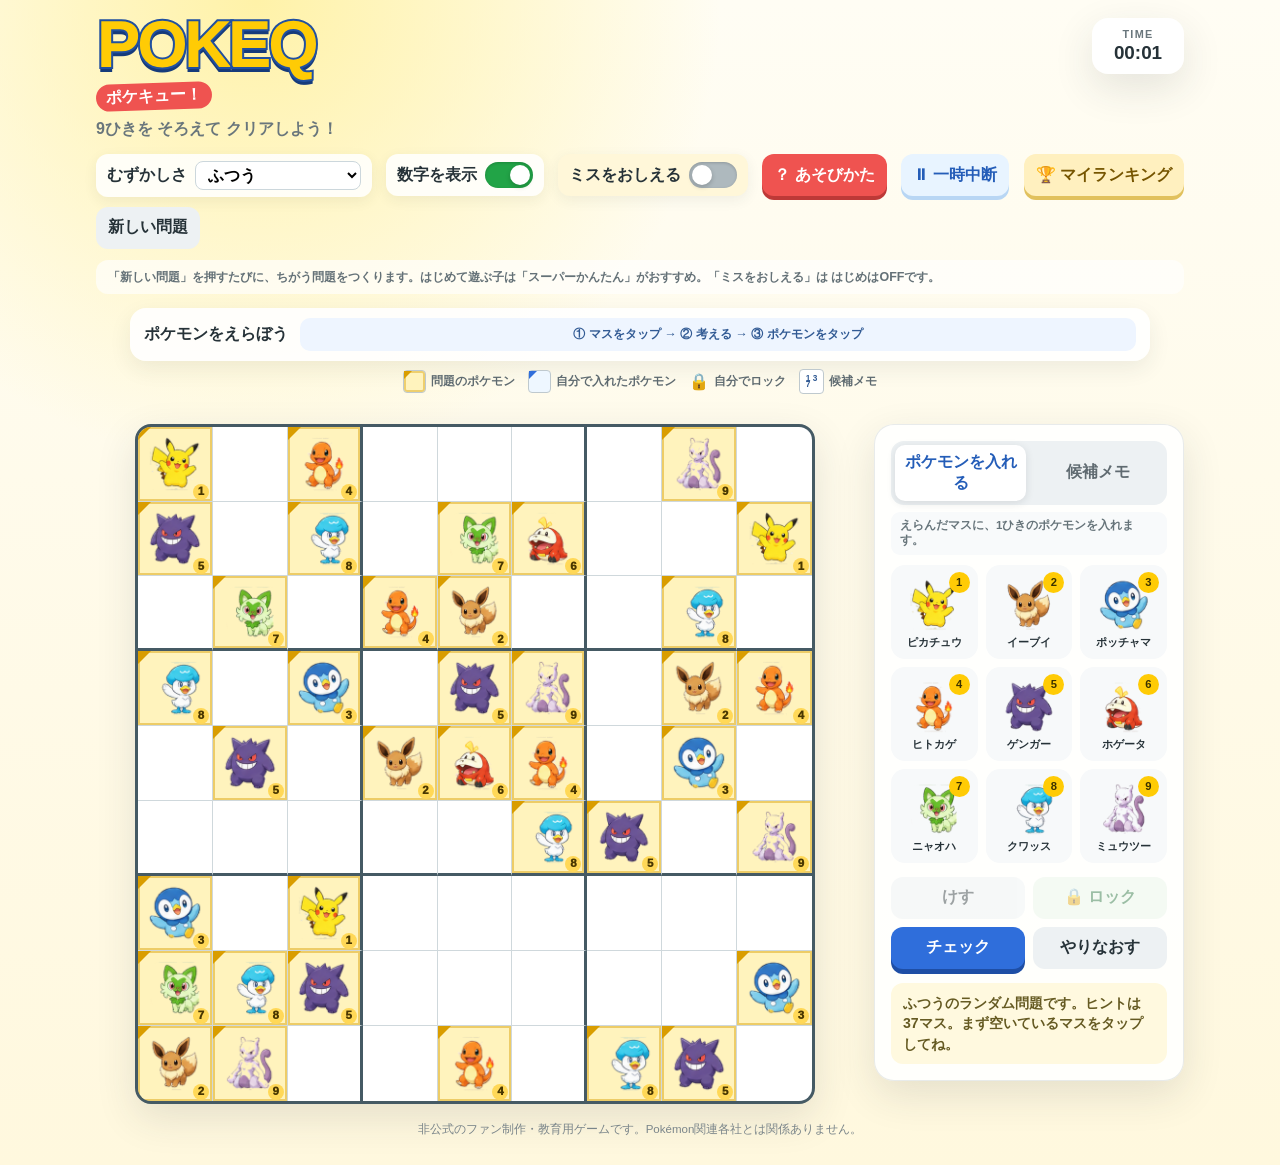
<file: index.html>
<!doctype html>
<html lang="ja">
<head>
  <meta charset="utf-8" />
  <meta name="viewport" content="width=device-width, initial-scale=1, viewport-fit=cover" />
  <meta name="theme-color" content="#fff7d6" />
  <title>POKEQ | ポケキュー！</title>
  <link rel="stylesheet" href="style.css" />
</head>
<body>
  <main class="app-shell">
    <header class="app-header">
      <div class="brand">
        <div class="brand-main">POKEQ</div>
        <div class="brand-ja">ポケキュー！</div>
        <p class="subtitle">9ひきを そろえて クリアしよう！</p>
      </div>
      <div class="timer-card" aria-label="経過時間">
        <span>TIME</span>
        <strong id="timer">00:00</strong>
      </div>
    </header>

    <section class="toolbar" aria-label="ゲーム設定">
      <label class="control-box">
        <span>むずかしさ</span>
        <select id="difficulty">
          <option value="superEasy">スーパーかんたん</option>
          <option value="easy">かんたん</option>
          <option value="normal" selected>ふつう</option>
          <option value="hard">むずかしい</option>
        </select>
      </label>

      <label class="control-box toggle-control">
        <span>数字を表示</span>
        <input id="showNumbers" type="checkbox" checked />
        <span class="switch-ui" aria-hidden="true"><span class="switch-knob"></span></span>
      </label>

      <label class="control-box toggle-control hint-control">
        <span>ミスをおしえる</span>
        <input id="instantHints" type="checkbox" />
        <span class="switch-ui" aria-hidden="true"><span class="switch-knob"></span></span>
      </label>

      <a class="btn btn-help" href="howto.html">？ あそびかた</a>
      <button id="pauseBtn" class="btn btn-pause" type="button">⏸ 一時中断</button>
      <button id="rankingBtn" class="btn btn-ranking" type="button">🏆 マイランキング</button>
      <button id="newGameBtn" class="btn btn-soft" type="button">新しい問題</button>
    </section>

    <p class="hint-note">「新しい問題」を押すたびに、ちがう問題をつくります。はじめて遊ぶ子は「スーパーかんたん」がおすすめ。「ミスをおしえる」は はじめはOFFです。</p>

    <section class="game-area">
      <div class="preboard-info">
        <div class="preboard-title-row">
          <h2>ポケモンをえらぼう</h2>
          <p class="choose-guide"><strong>① マスをタップ</strong> → <strong>② 考える</strong> → <strong>③ ポケモンをタップ</strong></p>
        </div>
        <div class="board-legend" aria-label="マスの見分け方">
          <span><i class="legend-cell fixed-sample"></i>問題のポケモン</span>
          <span><i class="legend-cell user-sample"></i>自分で入れたポケモン</span>
          <span><i class="legend-lock">🔒</i>自分でロック</span>
          <span><i class="legend-note">1 3<br> 7</i>候補メモ</span>
        </div>
      </div>

      <div class="board-column">
        <div class="board-wrap">
          <div id="sudokuBoard" class="sudoku-board" role="grid" aria-label="数独盤面"></div>
        </div>
      </div>

      <aside class="side-panel">
        <div class="input-mode" role="group" aria-label="入力モード">
          <button id="answerModeBtn" class="mode-btn active" type="button">ポケモンを入れる</button>
          <button id="noteModeBtn" class="mode-btn" type="button">候補メモ</button>
        </div>
        <p id="modeHelp" class="mode-help">えらんだマスに、1ひきのポケモンを入れます。</p>

        <div id="palette" class="pokemon-palette" aria-label="ポケモン選択"></div>

        <div class="action-grid action-grid-4">
          <button id="eraseBtn" class="btn btn-soft" type="button">けす</button>
          <button id="lockBtn" class="btn btn-lock" type="button">🔒 ロック</button>
          <button id="checkBtn" class="btn btn-primary" type="button">チェック</button>
          <button id="resetBtn" class="btn btn-soft" type="button">やりなおす</button>
        </div>

        <p id="statusMessage" class="status-message" aria-live="polite">
          まず、ポケモンを入れたいマスをタップしてね。
        </p>
      </aside>
    </section>

    <footer class="app-footer">
      非公式のファン制作・教育用ゲームです。Pokémon関連各社とは関係ありません。
    </footer>
  </main>

  <div id="celebration" class="celebration" hidden>
    <div class="celebration-card" role="dialog" aria-modal="true" aria-labelledby="clearTitle">
      <div class="sparkles" aria-hidden="true">✦ ✨ ★ ✦</div>
      <p class="clear-kicker">CONGRATULATIONS!</p>
      <h2 id="clearTitle">クリア！ おめでとう！</h2>
      <p class="clear-message">9ひきのみんなが そろったよ！</p>
      <div id="celebrationPokemon" class="celebration-pokemon"></div>
      <p class="clear-time">クリアタイム：<strong id="clearTime">00:00</strong></p>
      <p id="clearRank" class="clear-rank"></p>
      <div class="clear-actions">
        <button id="closeClearBtn" class="btn btn-soft btn-large" type="button">盤面を見る</button>
        <button id="playAgainBtn" class="btn btn-primary btn-large" type="button">新しい問題にちょうせん</button>
      </div>
    </div>
  </div>

  <div id="pauseOverlay" class="pause-overlay" hidden>
    <div class="pause-card" role="dialog" aria-modal="true" aria-labelledby="pauseTitle">
      <p class="pause-kicker">BREAK TIME</p>
      <h2 id="pauseTitle">ひとやすみ中…</h2>
      <p class="pause-copy">タイマーも止まっています。もどったら、つづきから遊べるよ。</p>
      <div class="pause-pokemon" aria-hidden="true">
        <img src="images/2_eevee.png" alt="">
        <img src="images/3_piplup.png" alt="">
        <img src="images/7_sprigatito.png" alt="">
      </div>
      <button id="resumeBtn" class="btn btn-primary btn-large" type="button">▶ つづきから</button>
    </div>
  </div>

  <div id="rankingOverlay" class="ranking-overlay" hidden>
    <div class="ranking-card" role="dialog" aria-modal="true" aria-labelledby="rankingTitle">
      <div class="ranking-head">
        <div>
          <p class="ranking-kicker">MY RANKING</p>
          <h2 id="rankingTitle">🏆 マイランキング</h2>
          <p>この端末・このブラウザに、レベルごとのベストタイムを保存します。</p>
        </div>
        <button id="closeRankingBtn" class="ranking-close" type="button" aria-label="ランキングを閉じる">×</button>
      </div>
      <div id="rankingLists" class="ranking-lists"></div>
      <div class="ranking-actions">
        <button id="clearRankingBtn" class="btn btn-soft" type="button">ランキングをリセット</button>
        <button id="closeRankingBtn2" class="btn btn-primary" type="button">ゲームにもどる</button>
      </div>
    </div>
  </div>

  <script src="script.js"></script>
</body>
</html>
</file>
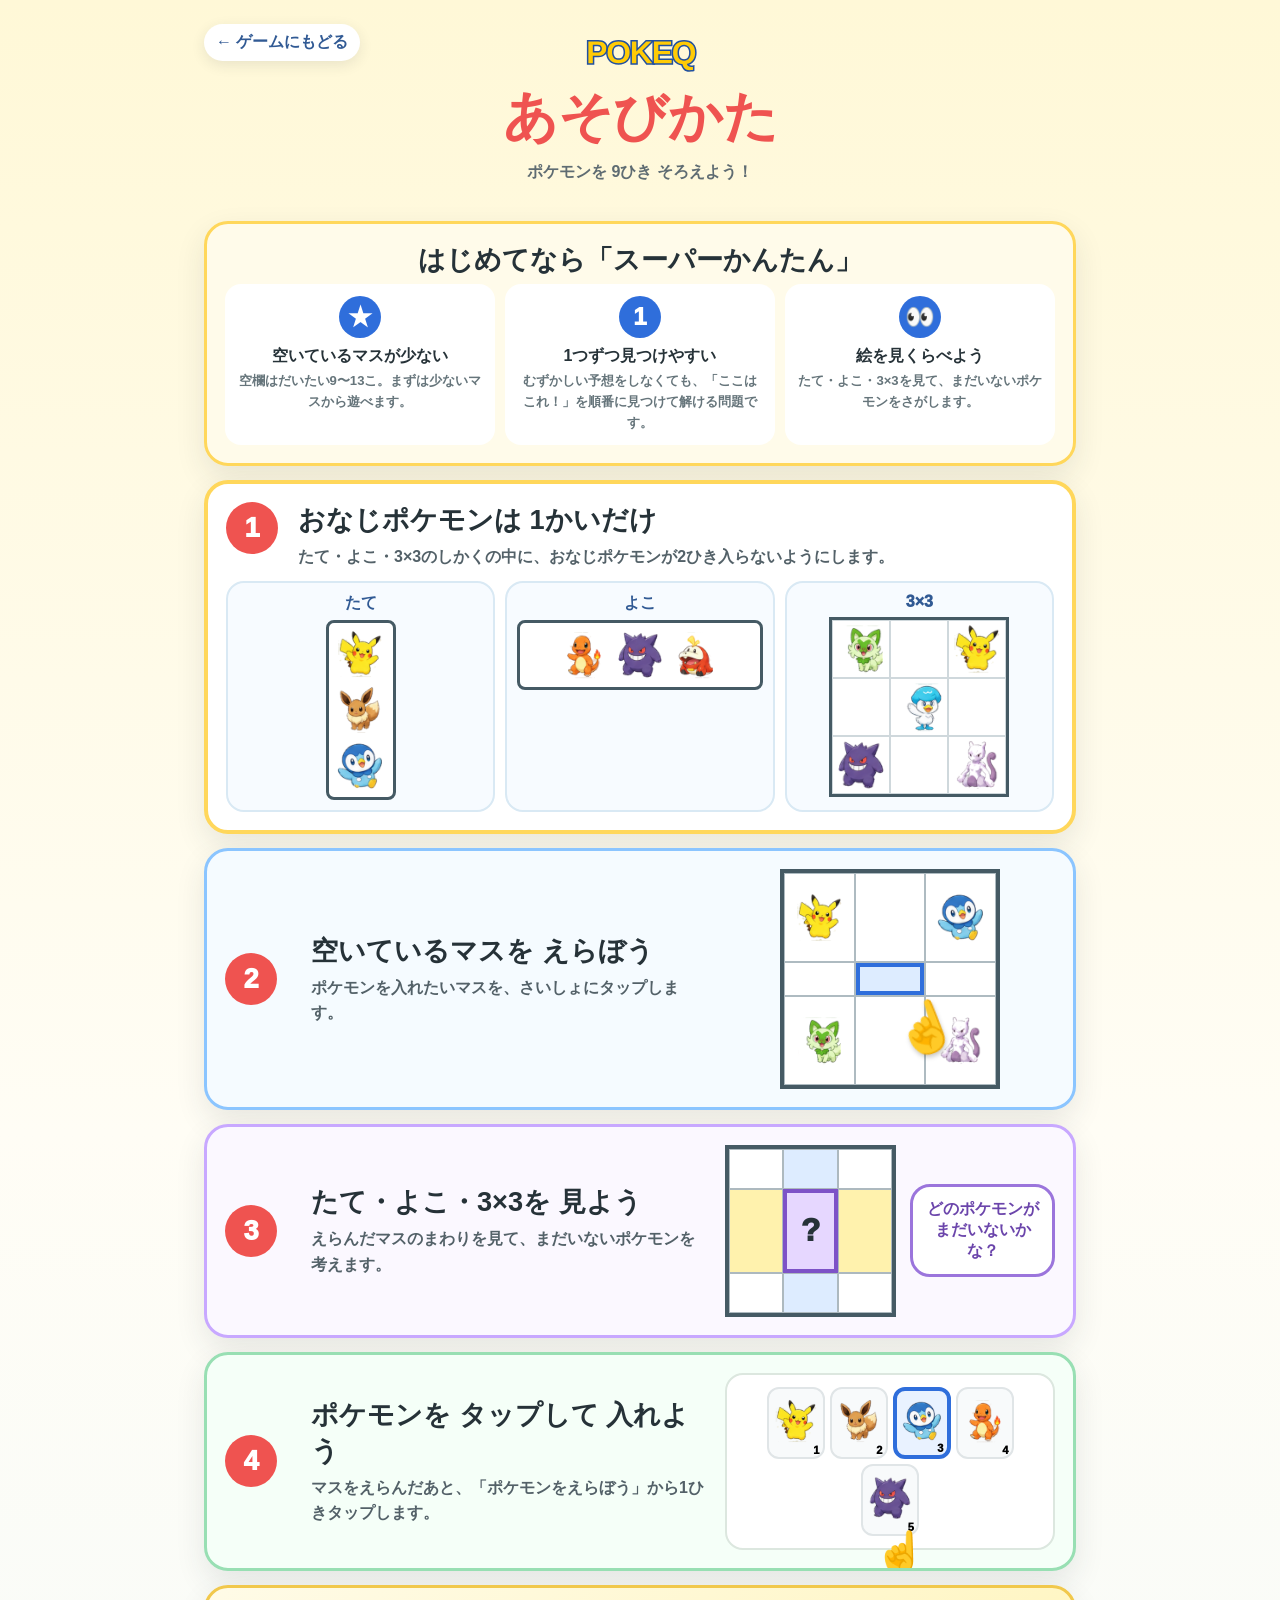
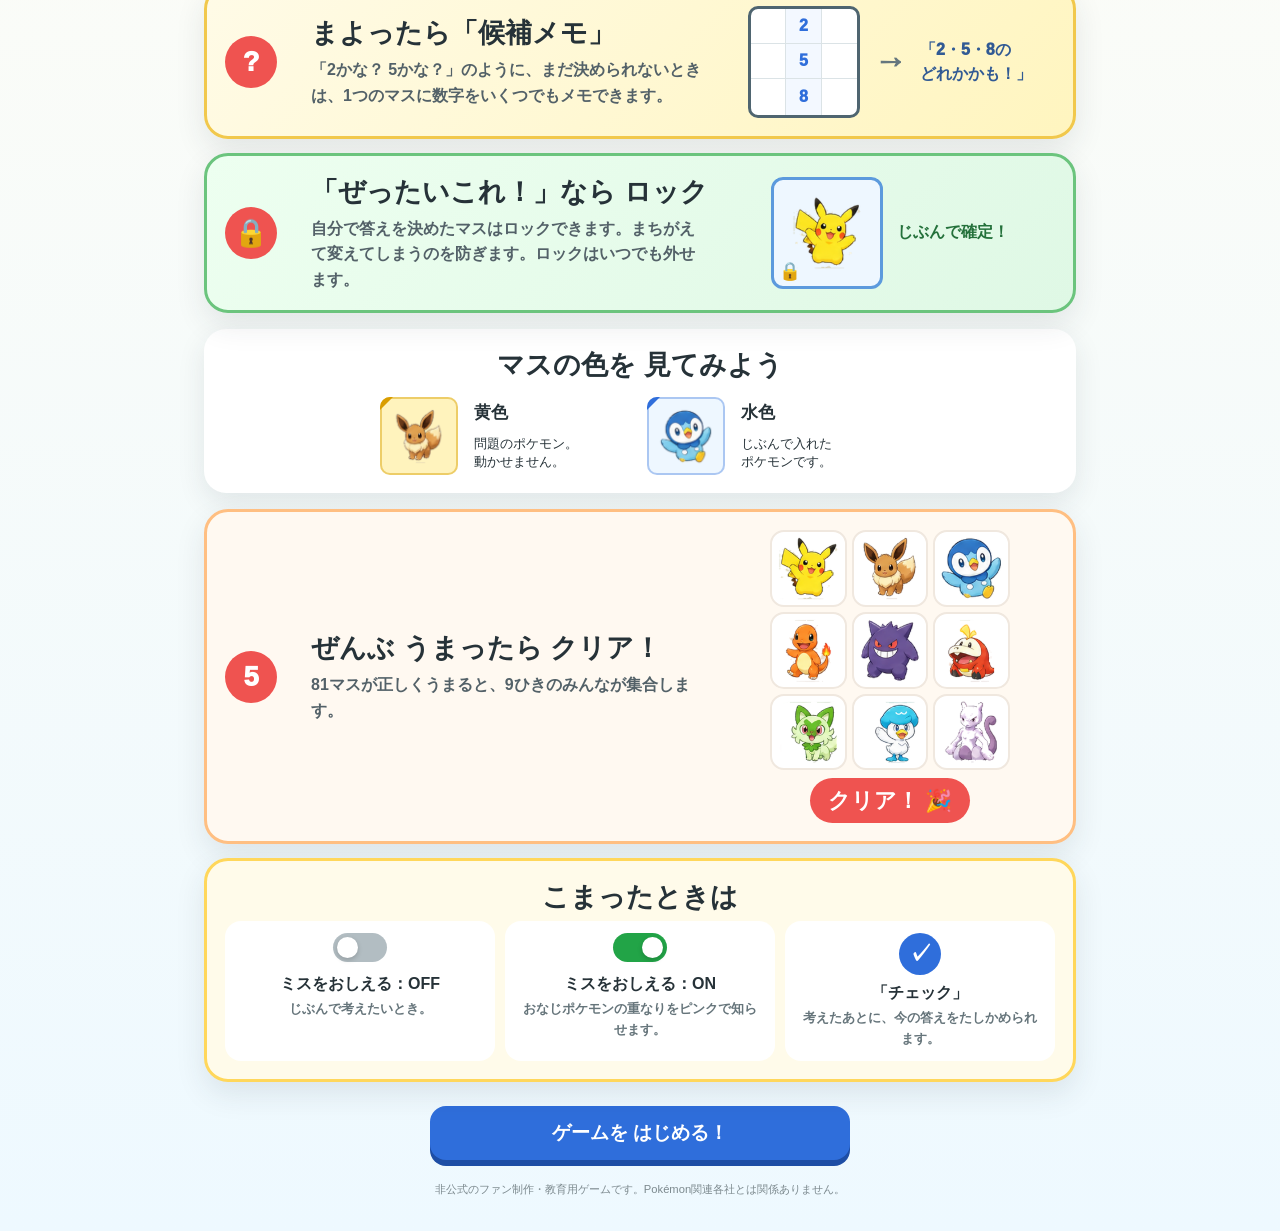
<file: howto.html>
<!doctype html>
<html lang="ja">
<head>
  <meta charset="utf-8" />
  <meta name="viewport" content="width=device-width, initial-scale=1, viewport-fit=cover" />
  <meta name="theme-color" content="#fff7d6" />
  <title>あそびかた | POKEQ</title>
  <link rel="stylesheet" href="howto.css" />
</head>
<body>
  <main class="guide-shell">
    <header class="guide-header">
      <a class="back-btn" href="index.html">← ゲームにもどる</a>
      <div class="guide-title-wrap">
        <p class="guide-brand">POKEQ</p>
        <h1>あそびかた</h1>
        <p>ポケモンを 9ひき そろえよう！</p>
      </div>
    </header>

    <section class="help-card starter-card">
      <h2>はじめてなら「スーパーかんたん」</h2>
      <div class="help-grid">
        <div><span class="check-icon">★</span><strong>空いているマスが少ない</strong><p>空欄はだいたい9〜13こ。まずは少ないマスから遊べます。</p></div>
        <div><span class="check-icon">1</span><strong>1つずつ見つけやすい</strong><p>むずかしい予想をしなくても、「ここはこれ！」を順番に見つけて解ける問題です。</p></div>
        <div><span class="check-icon">👀</span><strong>絵を見くらべよう</strong><p>たて・よこ・3×3を見て、まだいないポケモンをさがします。</p></div>
      </div>
    </section>

    <section class="rule-card">
      <div class="rule-number">1</div>
      <div class="rule-text">
        <h2>おなじポケモンは 1かいだけ</h2>
        <p><strong>たて</strong>・<strong>よこ</strong>・<strong>3×3のしかく</strong>の中に、おなじポケモンが2ひき入らないようにします。</p>
      </div>
      <div class="rule-visual triple-example" aria-label="たて、よこ、3×3のルールの例">
        <div class="mini-rule"><span>たて</span><div class="line vertical-line"><img src="images/1_pikachu.png" alt="ピカチュウ"><img src="images/2_eevee.png" alt="イーブイ"><img src="images/3_piplup.png" alt="ポッチャマ"></div></div>
        <div class="mini-rule"><span>よこ</span><div class="line horizontal-line"><img src="images/4_charmander.png" alt="ヒトカゲ"><img src="images/5_gengar.png" alt="ゲンガー"><img src="images/6_fuecoco.png" alt="ホゲータ"></div></div>
        <div class="mini-rule"><span>3×3</span><div class="block3"><img src="images/7_sprigatito.png" alt="ニャオハ"><span></span><img src="images/1_pikachu.png" alt="ピカチュウ"><span></span><img src="images/8_quaxly.png" alt="クワッス"><span></span><img src="images/5_gengar.png" alt="ゲンガー"><span></span><img src="images/9_mewtwo.png" alt="ミュウツー"></div></div>
      </div>
    </section>

    <section class="step-card blue">
      <div class="step-number">2</div>
      <div class="step-copy"><h2>空いているマスを えらぼう</h2><p>ポケモンを入れたいマスを、さいしょにタップします。</p></div>
      <div class="board-picture select-picture" aria-hidden="true">
        <div class="bcell"><img src="images/1_pikachu.png"></div><div class="bcell"></div><div class="bcell"><img src="images/3_piplup.png"></div>
        <div class="bcell"></div><div class="bcell chosen"></div><div class="bcell"></div>
        <div class="bcell"><img src="images/7_sprigatito.png"></div><div class="bcell"></div><div class="bcell"><img src="images/9_mewtwo.png"></div>
        <div class="finger">☝️</div>
      </div>
    </section>

    <section class="step-card purple">
      <div class="step-number">3</div>
      <div class="step-copy"><h2>たて・よこ・3×3を 見よう</h2><p>えらんだマスのまわりを見て、<strong>まだいないポケモン</strong>を考えます。</p></div>
      <div class="look-picture" aria-label="たて、よこ、3×3を見るイラスト"><div class="look-grid"><span></span><span class="col-hi"></span><span></span><span class="row-hi"></span><span class="focus">?</span><span class="row-hi"></span><span></span><span class="col-hi"></span><span></span></div><div class="thought">どのポケモンが<br>まだいないかな？</div></div>
    </section>

    <section class="step-card green">
      <div class="step-number">4</div>
      <div class="step-copy"><h2>ポケモンを タップして 入れよう</h2><p>マスをえらんだあと、「ポケモンをえらぼう」から1ひきタップします。</p></div>
      <div class="palette-picture" aria-label="ポケモンを選ぶイラスト">
        <button><img src="images/1_pikachu.png" alt="ピカチュウ"><small>1</small></button><button><img src="images/2_eevee.png" alt="イーブイ"><small>2</small></button><button class="picked"><img src="images/3_piplup.png" alt="ポッチャマ"><small>3</small></button><button><img src="images/4_charmander.png" alt="ヒトカゲ"><small>4</small></button><button><img src="images/5_gengar.png" alt="ゲンガー"><small>5</small></button><span class="tap-mark">☝️</span>
      </div>
    </section>

    <section class="step-card note-step">
      <div class="step-number">?</div>
      <div class="step-copy"><h2>まよったら「候補メモ」</h2><p>「2かな？ 5かな？」のように、まだ決められないときは、1つのマスに<strong>数字をいくつでも</strong>メモできます。</p></div>
      <div class="candidate-demo" aria-label="候補メモの例">
        <div class="candidate-cell"><span></span><span class="on">2</span><span></span><span></span><span class="on">5</span><span></span><span></span><span class="on">8</span><span></span></div>
        <div class="candidate-arrow">→</div>
        <div class="candidate-copy">「2・5・8の<br>どれかかも！」</div>
      </div>
    </section>

    <section class="step-card lock-step">
      <div class="step-number">🔒</div>
      <div class="step-copy"><h2>「ぜったいこれ！」なら ロック</h2><p>自分で答えを決めたマスはロックできます。まちがえて変えてしまうのを防ぎます。ロックはいつでも外せます。</p></div>
      <div class="lock-demo"><div class="mini-user-cell"><img src="images/1_pikachu.png" alt="ピカチュウ"><span>🔒</span></div><strong>じぶんで確定！</strong></div>
    </section>

    <section class="compare-card">
      <h2>マスの色を 見てみよう</h2>
      <div class="compare-grid">
        <div><span class="compare-cell given"><img src="images/2_eevee.png" alt="イーブイ"></span><strong>黄色</strong><p>問題のポケモン。<br>動かせません。</p></div>
        <div><span class="compare-cell mine"><img src="images/3_piplup.png" alt="ポッチャマ"></span><strong>水色</strong><p>じぶんで入れた<br>ポケモンです。</p></div>
      </div>
    </section>

    <section class="step-card orange">
      <div class="step-number">5</div>
      <div class="step-copy"><h2>ぜんぶ うまったら クリア！</h2><p>81マスが正しくうまると、9ひきのみんなが集合します。</p></div>
      <div class="finish-picture" aria-label="クリアのイラスト"><div class="party-grid"><img src="images/1_pikachu.png" alt="ピカチュウ"><img src="images/2_eevee.png" alt="イーブイ"><img src="images/3_piplup.png" alt="ポッチャマ"><img src="images/4_charmander.png" alt="ヒトカゲ"><img src="images/5_gengar.png" alt="ゲンガー"><img src="images/6_fuecoco.png" alt="ホゲータ"><img src="images/7_sprigatito.png" alt="ニャオハ"><img src="images/8_quaxly.png" alt="クワッス"><img src="images/9_mewtwo.png" alt="ミュウツー"></div><strong>クリア！ 🎉</strong></div>
    </section>

    <section class="help-card">
      <h2>こまったときは</h2>
      <div class="help-grid">
        <div><span class="fake-switch off"><i></i></span><strong>ミスをおしえる：OFF</strong><p>じぶんで考えたいとき。</p></div>
        <div><span class="fake-switch on"><i></i></span><strong>ミスをおしえる：ON</strong><p>おなじポケモンの重なりをピンクで知らせます。</p></div>
        <div><span class="check-icon">✓</span><strong>「チェック」</strong><p>考えたあとに、今の答えをたしかめられます。</p></div>
      </div>
    </section>

    <a class="start-btn" href="index.html">ゲームを はじめる！</a>
    <footer>非公式のファン制作・教育用ゲームです。Pokémon関連各社とは関係ありません。</footer>
  </main>
</body>
</html>
</file>
<file: style.css>
:root {
  --bg: #fff8de;
  --panel: #ffffff;
  --ink: #263238;
  --muted: #69767c;
  --line: #cfd8dc;
  --strong-line: #455a64;
  --accent: #ffcb05;
  --accent-dark: #f3a900;
  --blue: #2f6edb;
  --blue-dark: #1e4ea5;
  --danger: #d63a3a;
  --danger-bg: #ffe9e9;
  --selected: #e9f2ff;
  --related: #f5f9ff;
  --fixed: #f3f6f7;
  --shadow: 0 14px 40px rgba(38, 50, 56, .12);
}
* { box-sizing: border-box; }
html, body {
  margin: 0;
  min-height: 100%;
  font-family: -apple-system, BlinkMacSystemFont, "Segoe UI", "Hiragino Sans", "Yu Gothic", "Meiryo", sans-serif;
  color: var(--ink);
  background: radial-gradient(circle at 20% 0%, #fff2a8 0, transparent 30%), linear-gradient(180deg, #fffdf4 0%, var(--bg) 100%);
}
button, input, select { font: inherit; }
button { -webkit-tap-highlight-color: transparent; touch-action: manipulation; }
.app-shell { width: min(1120px, 100%); margin: 0 auto; padding: 18px 16px 28px; }
.app-header { display: flex; justify-content: space-between; gap: 16px; align-items: flex-start; margin-bottom: 14px; }
.brand-main { font-size: clamp(2.2rem, 7vw, 4rem); line-height: .9; font-weight: 1000; letter-spacing: -.04em; color: #ffcb05; -webkit-text-stroke: 2px #2150a0; text-shadow: 0 4px 0 #163b7b; }
.brand-ja { display: inline-block; margin-top: 7px; padding: 3px 10px; border-radius: 999px; background: #ef5350; color: white; font-weight: 1000; transform: rotate(-2deg); }
.subtitle { margin: 9px 0 0; color: var(--muted); font-weight: 800; }
.timer-card { flex: 0 0 auto; min-width: 92px; padding: 10px 12px; border-radius: 16px; background: var(--panel); box-shadow: var(--shadow); text-align: center; }
.timer-card span { display: block; font-size: .68rem; letter-spacing: .12em; color: var(--muted); font-weight: 900; }
.timer-card strong { display: block; margin-top: 2px; font-variant-numeric: tabular-nums; font-size: 1.18rem; }
.toolbar { display: flex; gap: 10px; justify-content: space-between; align-items: center; margin-bottom: 14px; flex-wrap: wrap; }
.control-box { display: inline-flex; align-items: center; gap: 8px; min-height: 42px; padding: 7px 11px; border-radius: 12px; background: rgba(255,255,255,.85); font-weight: 900; box-shadow: 0 4px 14px rgba(38,50,56,.07); }
.control-box select { border: 1px solid #ccd7dc; border-radius: 8px; background: white; padding: 4px 8px; font-weight: 800; }

.game-area { display: grid; grid-template-columns: minmax(0, 1fr) 310px; gap: 20px; align-items: start; }
.board-wrap { display: flex; justify-content: center; }
.sudoku-board { width: min(100%, 680px); aspect-ratio: 1; display: grid; grid-template-columns: repeat(9, 1fr); grid-template-rows: repeat(9, 1fr); background: var(--strong-line); border: 3px solid var(--strong-line); border-radius: 16px; overflow: hidden; box-shadow: var(--shadow); }
.cell { position: relative; display: grid; place-items: center; min-width: 0; min-height: 0; padding: 1px; border: 0; border-right: 1px solid var(--line); border-bottom: 1px solid var(--line); background: white; cursor: pointer; color: var(--ink); }
.cell:nth-child(9n) { border-right: 0; }
.cell:nth-last-child(-n + 9) { border-bottom: 0; }
.cell.block-right { border-right: 3px solid var(--strong-line); }
.cell.block-bottom { border-bottom: 3px solid var(--strong-line); }
.cell.fixed { background: var(--fixed); cursor: default; }
.cell.related:not(.fixed) { background: var(--related); }
.cell.selected { background: var(--selected) !important; box-shadow: inset 0 0 0 3px var(--blue); }
.cell.error { background: var(--danger-bg) !important; }
.cell img, .pokemon-button img, .celebration-item img { display: block; object-fit: contain; }
.cell img { width: 90%; height: 86%; }
.cell-number { position: absolute; right: 3px; bottom: 1px; display: grid; place-items: center; min-width: 16px; height: 16px; padding: 0 3px; border-radius: 999px; background: rgba(255,255,255,.9); font-size: clamp(.48rem, 1.2vw, .72rem); font-weight: 1000; color: rgba(38, 50, 56, .78); line-height: 1; }
.side-panel { background: rgba(255,255,255,.9); border: 1px solid rgba(69, 90, 100, .12); border-radius: 20px; padding: 16px; box-shadow: var(--shadow); }
.side-panel h2 { margin: 0 0 12px; font-size: 1.05rem; }
.pokemon-palette { display: grid; grid-template-columns: repeat(3, 1fr); gap: 8px; }
.pokemon-button { position: relative; display: flex; min-height: 94px; flex-direction: column; align-items: center; justify-content: center; gap: 3px; padding: 5px 3px; border: 2px solid transparent; border-radius: 14px; background: #f7f9fa; color: var(--ink); cursor: pointer; font-weight: 900; }
.pokemon-button:hover, .pokemon-button:focus-visible { border-color: var(--blue); outline: none; }
.pokemon-button.active { border-color: var(--blue); background: #e9f2ff; }
.pokemon-button img { width: 58px; height: 58px; }
.pokemon-button small { font-size: .66rem; line-height: 1.05; }
.palette-number { position: absolute; right: 6px; top: 5px; width: 21px; height: 21px; border-radius: 50%; display: grid; place-items: center; font-size: .7rem; background: var(--accent); color: #3b3200; }
.action-grid { margin-top: 14px; display: grid; grid-template-columns: repeat(3, 1fr); gap: 8px; }
.btn { border: 0; border-radius: 12px; min-height: 42px; padding: 9px 12px; font-weight: 1000; cursor: pointer; }
.btn-soft { background: #edf1f3; color: var(--ink); }
.btn-primary { background: var(--blue); color: white; box-shadow: 0 5px 0 var(--blue-dark); }
.btn-primary:active { transform: translateY(3px); box-shadow: 0 2px 0 var(--blue-dark); }
.btn-large { min-height: 50px; font-size: 1rem; }
.status-message { min-height: 44px; margin: 14px 0 0; padding: 10px 12px; border-radius: 12px; background: #fff9df; color: #655a22; font-size: .88rem; font-weight: 800; line-height: 1.45; }
.status-message.good { background: #e8f7ec; color: #24613a; }
.status-message.bad { background: var(--danger-bg); color: #812727; }
.app-footer { margin-top: 18px; text-align: center; font-size: .72rem; color: #7a858a; }
.celebration[hidden] { display: none; }
.celebration { position: fixed; inset: 0; z-index: 100; display: grid; place-items: center; padding: 18px; background: rgba(27, 36, 40, .72); backdrop-filter: blur(5px); }
.celebration-card { width: min(720px, 100%); max-height: calc(100vh - 36px); overflow: auto; padding: 24px 18px 22px; border-radius: 24px; background: radial-gradient(circle at 50% -20%, #fff1a1 0, transparent 45%), white; text-align: center; box-shadow: 0 28px 80px rgba(0,0,0,.28); animation: pop-in .35s ease-out; }
@keyframes pop-in { from { opacity: 0; transform: scale(.9) translateY(12px); } to { opacity: 1; transform: scale(1) translateY(0); } }
.sparkles { font-size: 1.4rem; letter-spacing: .28em; color: var(--accent-dark); }
.clear-kicker { margin: 8px 0 2px; color: var(--blue); font-size: .75rem; font-weight: 1000; letter-spacing: .1em; }
.celebration-card h2 { margin: 0; font-size: clamp(1.65rem, 6vw, 2.5rem); }
.clear-message { margin: 8px 0 16px; font-weight: 800; color: var(--muted); }
.celebration-pokemon { display: grid; grid-template-columns: repeat(3, 1fr); gap: 10px; width: min(520px, 100%); margin: 0 auto 14px; }
.celebration-item { min-width: 0; min-height: 125px; display: flex; flex-direction: column; justify-content: center; align-items: center; gap: 4px; padding: 6px 4px; border-radius: 16px; background: #f7f9fa; border: 2px solid #edf1f3; }
.celebration-item img { width: min(95px, 82%); height: 90px; }
.celebration-item strong { font-size: .78rem; line-height: 1.1; }
.clear-time { margin: 12px 0 16px; font-weight: 800; }
.clear-actions { display: grid; grid-template-columns: 1fr 1.3fr; gap: 10px; width: min(540px, 100%); margin: 0 auto; }
@media (max-width: 860px) { .game-area { grid-template-columns: 1fr; } .side-panel { width: min(680px, 100%); margin: 0 auto; } .pokemon-palette { grid-template-columns: repeat(5, 1fr); } .pokemon-button { min-height: 86px; } }
@media (max-width: 620px) { .app-shell { padding: 12px 10px 20px; } .app-header { align-items: center; } .subtitle { font-size: .82rem; } .timer-card { min-width: 78px; padding: 8px 9px; } .toolbar { gap: 7px; } .control-box, .toolbar .btn { min-height: 38px; padding: 6px 9px; font-size: .78rem; } .sudoku-board { border-radius: 10px; border-width: 2px; } .cell.block-right { border-right-width: 2px; } .cell.block-bottom { border-bottom-width: 2px; } .pokemon-palette { grid-template-columns: repeat(3, 1fr); } .pokemon-button { min-height: 82px; } .pokemon-button img { width: 50px; height: 50px; } .celebration-card { padding-left: 12px; padding-right: 12px; } .celebration-item { min-height: 104px; } .celebration-item img { height: 70px; } .clear-actions { grid-template-columns: 1fr; } }


/* v3: ON/OFF switches, help link, and clearer move sequence */
.toggle-control { cursor: pointer; user-select: none; }
.toggle-control input {
  position: absolute;
  width: 1px;
  height: 1px;
  opacity: 0;
  pointer-events: none;
}
.switch-ui {
  position: relative;
  display: inline-block;
  width: 48px;
  height: 26px;
  border-radius: 999px;
  background: #aeb9be;
  box-shadow: inset 0 1px 3px rgba(0,0,0,.18);
  transition: background .18s ease;
}
.switch-knob {
  position: absolute;
  top: 3px;
  left: 3px;
  width: 20px;
  height: 20px;
  border-radius: 50%;
  background: white;
  box-shadow: 0 2px 5px rgba(0,0,0,.2);
  transition: transform .18s ease;
}
.toggle-control input:checked + .switch-ui { background: #22a447; }
.toggle-control input:checked + .switch-ui .switch-knob { transform: translateX(22px); }
.toggle-control:has(input:focus-visible) { outline: 3px solid rgba(47,110,219,.25); }
.hint-control { background: #fff7d9; }
.btn-help {
  display: inline-flex;
  align-items: center;
  justify-content: center;
  text-decoration: none;
  background: #ef5350;
  color: white;
  box-shadow: 0 4px 0 #bd3937;
}
.btn-help:active { transform: translateY(2px); box-shadow: 0 2px 0 #bd3937; }
.hint-note {
  margin: -3px 0 14px;
  padding: 8px 12px;
  border-radius: 12px;
  background: rgba(255,255,255,.66);
  color: #647177;
  font-size: .78rem;
  font-weight: 800;
  line-height: 1.45;
}
.choose-guide {
  margin: -5px 0 12px;
  padding: 8px 10px;
  border-radius: 10px;
  background: #eef5ff;
  color: #315a94;
  font-size: .78rem;
  text-align: center;
}
@media (max-width: 620px) {
  .switch-ui { width: 44px; height: 24px; }
  .switch-knob { width: 18px; height: 18px; }
  .toggle-control input:checked + .switch-ui .switch-knob { transform: translateX(20px); }
  .hint-note { font-size: .7rem; }
}

/* v4: random puzzles, clearer given/user cells, candidate notes, lock */
.board-column { min-width: 0; }

/* 問題の固定マスは黄色、自分の答えは青系で明確に分ける */
.cell.fixed {
  background: #fff3bd;
  box-shadow: inset 0 0 0 2px rgba(215, 158, 0, .46);
}
.cell.fixed.related { background: #ffefab; }
.cell.fixed::before {
  content: "";
  position: absolute;
  z-index: 2;
  top: 0;
  left: 0;
  width: 0;
  height: 0;
  border-top: 13px solid #d99d00;
  border-right: 13px solid transparent;
  pointer-events: none;
}
.cell.user-filled {
  background: #eef7ff;
}
.cell.user-filled.related { background: #e2f1ff; }
.cell.user-filled::before {
  content: "";
  position: absolute;
  z-index: 2;
  top: 0;
  left: 0;
  width: 0;
  height: 0;
  border-top: 13px solid #2f6edb;
  border-right: 13px solid transparent;
  pointer-events: none;
}
.cell.fixed img { width: 90%; height: 86%; }
.cell.user-filled img { width: 78%; height: 75%; }
.cell.user-filled .cell-number {
  background: #2f6edb;
  color: white;
}
.cell.fixed .cell-number {
  background: #ffd857;
  color: #493700;
}
.cell.user-locked {
  background: #e7f8ea !important;
  box-shadow: inset 0 0 0 2px rgba(34, 164, 71, .45);
}
.cell.user-locked::before { border-top-color: #22a447; }
.lock-badge {
  position: absolute;
  left: 2px;
  bottom: 1px;
  z-index: 3;
  font-size: clamp(.5rem, 1.25vw, .76rem);
  line-height: 1;
}

.board-legend {
  width: min(100%, 680px);
  margin: 10px auto 0;
  display: flex;
  flex-wrap: wrap;
  gap: 8px 13px;
  align-items: center;
  justify-content: center;
  color: #5e6a70;
  font-size: .72rem;
  font-weight: 900;
}
.board-legend > span { display: inline-flex; align-items: center; gap: 5px; }
.legend-cell {
  position: relative;
  width: 23px;
  height: 23px;
  display: inline-block;
  border: 1px solid #bfc9ce;
  border-radius: 4px;
}
.fixed-sample { background: #fff3bd; box-shadow: inset 0 0 0 2px rgba(215,158,0,.42); }
.fixed-sample::before,
.user-sample::before {
  content: "";
  position: absolute;
  top: 0; left: 0;
  width: 0; height: 0;
  border-top: 8px solid #d99d00;
  border-right: 8px solid transparent;
}
.user-sample { background: #eef7ff; }
.user-sample::before { border-top-color: #2f6edb; }
.legend-lock { font-style: normal; font-size: 1rem; }
.legend-note {
  width: 25px;
  height: 25px;
  display: inline-grid;
  place-items: center;
  border: 1px solid #bfc9ce;
  border-radius: 4px;
  background: white;
  font-style: normal;
  font-size: .52rem;
  line-height: .8;
  color: #315a94;
}

.input-mode {
  display: grid;
  grid-template-columns: 1fr 1fr;
  gap: 6px;
  margin: 0 0 7px;
  padding: 4px;
  border-radius: 13px;
  background: #edf1f3;
}
.mode-btn {
  min-height: 39px;
  padding: 7px 8px;
  border: 0;
  border-radius: 10px;
  background: transparent;
  color: #5f6a70;
  font-weight: 1000;
  cursor: pointer;
}
.mode-btn.active {
  background: white;
  color: #245db8;
  box-shadow: 0 2px 8px rgba(38,50,56,.12);
}
.mode-help {
  min-height: 34px;
  margin: 0 0 10px;
  padding: 6px 9px;
  border-radius: 9px;
  background: #f8fafb;
  color: #66747a;
  font-size: .72rem;
  font-weight: 800;
  line-height: 1.35;
}

/* 候補はポケモン画像ではなく、1〜9を3×3で表示 */
.cell.has-notes { background: #fff; }
.candidate-grid {
  width: 86%;
  height: 86%;
  display: grid;
  grid-template-columns: repeat(3, 1fr);
  grid-template-rows: repeat(3, 1fr);
  align-items: center;
  justify-items: center;
  color: #2f5e9d;
  font-variant-numeric: tabular-nums;
  pointer-events: none;
}
.candidate-grid > span {
  width: 100%;
  min-width: 0;
  min-height: 0;
  display: grid;
  place-items: center;
  font-size: clamp(.45rem, 1.25vw, .8rem);
  font-weight: 1000;
  line-height: 1;
}
.candidate-grid .candidate-on {
  color: #235aa9;
}

.btn-lock {
  background: #e8f5e9;
  color: #24713b;
}
.btn:disabled,
.control-box select:disabled {
  opacity: .45;
  cursor: not-allowed;
}
.action-grid-4 { grid-template-columns: repeat(2, 1fr); }

@media (max-width: 620px) {
  .board-legend { font-size: .64rem; gap: 6px 9px; }
  .legend-cell { width: 20px; height: 20px; }
  .candidate-grid > span { font-size: clamp(.38rem, 2.25vw, .66rem); }
  .cell.fixed::before,
  .cell.user-filled::before { border-top-width: 10px; border-right-width: 10px; }
  .lock-badge { left: 1px; bottom: 1px; }
}


/* v6: guide above board, pause screen, per-level local rankings */
.preboard-info {
  grid-column: 1 / -1;
  width: min(100%, 1020px);
  margin: 0 auto 10px;
}
.preboard-title-row {
  display: flex;
  align-items: center;
  gap: 12px;
  justify-content: space-between;
  padding: 10px 14px;
  border-radius: 16px;
  background: rgba(255,255,255,.9);
  box-shadow: 0 8px 22px rgba(38,50,56,.08);
}
.preboard-title-row h2 {
  flex: 0 0 auto;
  margin: 0;
  font-size: 1.02rem;
}
.preboard-title-row .choose-guide {
  flex: 1 1 auto;
  margin: 0;
}
.preboard-info .board-legend {
  margin-top: 8px;
}
.btn-pause {
  background: #e8f4ff;
  color: #245db8;
  box-shadow: 0 4px 0 #b8d6f4;
}
.btn-ranking {
  background: #fff0bf;
  color: #765500;
  box-shadow: 0 4px 0 #e1c15d;
}

.pause-overlay[hidden],
.ranking-overlay[hidden] { display: none; }

.pause-overlay,
.ranking-overlay {
  position: fixed;
  inset: 0;
  z-index: 180;
  display: grid;
  place-items: center;
  padding: 18px;
  background: rgba(28,37,42,.82);
  backdrop-filter: blur(7px);
}

.pause-card {
  width: min(560px, 100%);
  padding: 26px 20px 24px;
  text-align: center;
  border-radius: 28px;
  background:
    radial-gradient(circle at 50% 0%, #fff5b5 0, transparent 42%),
    linear-gradient(180deg, #fffdf1 0%, #edf8ff 100%);
  box-shadow: 0 28px 80px rgba(0,0,0,.3);
}
.pause-kicker,
.ranking-kicker {
  margin: 0 0 4px;
  color: #2f6edb;
  font-size: .72rem;
  font-weight: 1000;
  letter-spacing: .13em;
}
.pause-card h2 {
  margin: 0;
  font-size: clamp(2rem, 8vw, 3rem);
}
.pause-copy {
  margin: 9px auto 16px;
  max-width: 430px;
  color: #617078;
  font-weight: 800;
  line-height: 1.55;
}
.pause-pokemon {
  display: flex;
  justify-content: center;
  align-items: end;
  gap: 6px;
  min-height: 150px;
  margin: 4px 0 18px;
}
.pause-pokemon img {
  width: min(128px, 29vw);
  height: 135px;
  object-fit: contain;
  filter: drop-shadow(0 8px 7px rgba(38,50,56,.16));
  animation: pause-float 2.8s ease-in-out infinite;
}
.pause-pokemon img:nth-child(2) { animation-delay: -.9s; }
.pause-pokemon img:nth-child(3) { animation-delay: -1.8s; }
@keyframes pause-float {
  0%, 100% { transform: translateY(0) rotate(-1deg); }
  50% { transform: translateY(-7px) rotate(1deg); }
}

.ranking-card {
  width: min(760px, 100%);
  max-height: calc(100vh - 36px);
  overflow: auto;
  padding: 20px;
  border-radius: 24px;
  background: #fffef8;
  box-shadow: 0 28px 80px rgba(0,0,0,.3);
}
.ranking-head {
  display: flex;
  gap: 12px;
  justify-content: space-between;
  align-items: flex-start;
}
.ranking-head h2 {
  margin: 0;
  font-size: 1.65rem;
}
.ranking-head p:not(.ranking-kicker) {
  margin: 6px 0 0;
  color: #6b777d;
  font-size: .82rem;
  font-weight: 700;
}
.ranking-close {
  flex: 0 0 auto;
  width: 40px;
  height: 40px;
  border: 0;
  border-radius: 50%;
  background: #edf1f3;
  color: #455a64;
  font-size: 1.6rem;
  line-height: 1;
  cursor: pointer;
}
.ranking-lists {
  display: grid;
  grid-template-columns: repeat(2, 1fr);
  gap: 12px;
  margin-top: 16px;
}
.rank-panel {
  min-width: 0;
  padding: 13px;
  border: 1px solid #e1e7ea;
  border-radius: 16px;
  background: white;
}
.rank-panel h3 {
  margin: 0 0 9px;
  font-size: .98rem;
}
.rank-table {
  width: 100%;
  border-collapse: collapse;
  font-variant-numeric: tabular-nums;
}
.rank-table th,
.rank-table td {
  padding: 7px 5px;
  border-bottom: 1px solid #edf1f3;
  text-align: left;
  font-size: .78rem;
}
.rank-table th {
  color: #718087;
  font-size: .68rem;
}
.rank-table tr:last-child td { border-bottom: 0; }
.rank-place {
  width: 2.4em;
  font-weight: 1000;
}
.rank-time {
  font-weight: 1000;
  color: #245db8;
}
.rank-empty {
  margin: 8px 0 2px;
  color: #8a959a;
  font-size: .78rem;
  font-weight: 700;
}
.ranking-actions {
  display: grid;
  grid-template-columns: 1fr 1.2fr;
  gap: 9px;
  margin-top: 16px;
}
.clear-rank {
  min-height: 22px;
  margin: -7px 0 14px;
  color: #24613a;
  font-weight: 1000;
  font-size: .9rem;
}

@media (max-width: 860px) {
  .preboard-info { order: 0; }
  .board-column { order: 1; }
  .side-panel { order: 2; margin-top: -4px; }
  .game-area { gap: 10px; }
  .side-panel {
    border-top-left-radius: 12px;
    border-top-right-radius: 12px;
  }
}
@media (max-width: 620px) {
  .preboard-info { margin-bottom: 5px; }
  .preboard-title-row {
    display: block;
    padding: 9px 10px;
  }
  .preboard-title-row h2 {
    margin-bottom: 7px;
    font-size: .96rem;
  }
  .preboard-title-row .choose-guide {
    padding: 7px 8px;
    font-size: .72rem;
  }
  .preboard-info .board-legend {
    margin-top: 6px;
  }
  .side-panel {
    padding-top: 11px;
  }
  .pause-card { padding: 22px 14px 20px; }
  .pause-pokemon { min-height: 118px; }
  .pause-pokemon img { height: 108px; }
  .ranking-lists { grid-template-columns: 1fr; }
  .ranking-actions { grid-template-columns: 1fr; }
}
</file>
<file: howto.css>
:root {
  --ink:#263238; --blue:#2f6edb; --yellow:#ffcb05; --red:#ef5350; --green:#22a447;
}
* { box-sizing:border-box; }
html,body { margin:0; min-height:100%; font-family:-apple-system,BlinkMacSystemFont,"Segoe UI","Hiragino Sans","Yu Gothic","Meiryo",sans-serif; color:var(--ink); }
body { background:linear-gradient(180deg,#fff8d7,#fffdf5 40%,#eef9ff); }
.guide-shell { width:min(900px,100%); margin:0 auto; padding:14px 14px 34px; }
.guide-header { position:relative; text-align:center; padding:14px 8px 22px; }
.back-btn { display:inline-block; position:absolute; left:0; top:10px; text-decoration:none; color:#315a94; background:white; padding:8px 12px; border-radius:999px; font-weight:900; box-shadow:0 4px 14px rgba(38,50,56,.1); }
.guide-brand { margin:0; color:#ffcb05; -webkit-text-stroke:1.5px #2150a0; font-size:2rem; font-weight:1000; letter-spacing:-.04em; }
.guide-title-wrap h1 { margin:2px 0 0; font-size:clamp(2rem,8vw,3.4rem); color:#ef5350; }
.guide-title-wrap > p:last-child { margin:5px 0 0; font-weight:900; color:#5f6c72; }
.rule-card,.step-card,.help-card { position:relative; margin:14px 0; padding:18px; border-radius:24px; background:white; box-shadow:0 12px 30px rgba(38,50,56,.1); overflow:hidden; }
.rule-card { border:4px solid #ffd75b; }
.step-card { display:grid; grid-template-columns:70px 1fr minmax(220px,330px); gap:16px; align-items:center; border:3px solid transparent; }
.step-card.blue{ border-color:#8bc5ff; background:#f5fbff; } .step-card.purple{ border-color:#c8a8ff; background:#fbf8ff; } .step-card.green{ border-color:#98dfb3; background:#f5fff8; } .step-card.orange{ border-color:#ffbf82; background:#fff9f1; }
.rule-number,.step-number { width:52px; height:52px; display:grid; place-items:center; border-radius:50%; color:white; font-weight:1000; font-size:1.7rem; background:#ef5350; }
.rule-card { display:grid; grid-template-columns:60px 1fr; gap:12px; }
.rule-visual { grid-column:1/-1; }
h2 { margin:0 0 6px; font-size:clamp(1.25rem,4vw,1.7rem); }
p { line-height:1.6; }
.rule-text p,.step-copy p { margin:0; font-weight:700; color:#536168; }
.triple-example { display:grid; grid-template-columns:repeat(3,1fr); gap:10px; }
.mini-rule { border-radius:18px; padding:10px; background:#f7fbff; border:2px solid #d9e9f4; text-align:center; font-weight:1000; }
.mini-rule>span { display:block; margin-bottom:6px; color:#315a94; }
.line { margin:auto; display:flex; justify-content:center; gap:2px; background:white; border:3px solid #455a64; border-radius:8px; padding:4px; }
.line img { width:54px; height:54px; object-fit:contain; }
.vertical-line { width:70px; flex-direction:column; }
.horizontal-line { min-height:70px; align-items:center; }
.block3 { width:180px; height:180px; margin:auto; display:grid; grid-template-columns:repeat(3,1fr); border:3px solid #455a64; background:white; }
.block3>* { border:1px solid #cfd8dc; min-width:0; min-height:0; }
.block3 img { width:100%; height:100%; object-fit:contain; }
.board-picture { position:relative; display:grid; grid-template-columns:repeat(3,1fr); width:220px; aspect-ratio:1; background:white; border:4px solid #455a64; justify-self:center; }
.bcell { border:1px solid #aebbc1; display:grid; place-items:center; min-width:0; }
.bcell img { width:80%; height:80%; object-fit:contain; }
.bcell.chosen { background:#ddecff; box-shadow:inset 0 0 0 4px #2f6edb; }
.finger { position:absolute; font-size:3rem; right:42px; bottom:28px; transform:rotate(-20deg); filter:drop-shadow(0 3px 2px rgba(0,0,0,.2)); }
.look-picture { display:flex; gap:14px; align-items:center; justify-content:center; }
.look-grid { width:190px; aspect-ratio:1; display:grid; grid-template-columns:repeat(3,1fr); border:4px solid #455a64; background:white; }
.look-grid span { border:1px solid #adb9bf; display:grid; place-items:center; font-weight:1000; }
.look-grid .row-hi { background:#fff2ad; } .look-grid .col-hi { background:#ddecff; } .look-grid .focus { background:#e6d7ff; border:4px solid #7d52c7; font-size:2rem; }
.thought { padding:12px; border-radius:20px; background:white; border:3px solid #9b75dc; color:#6b45ab; font-weight:1000; text-align:center; }
.palette-picture { position:relative; display:flex; flex-wrap:wrap; gap:5px; justify-content:center; padding:12px; border-radius:18px; background:white; border:2px solid #dce7df; }
.palette-picture button { position:relative; width:58px; height:72px; border:2px solid #e0e5e7; border-radius:12px; background:#f8fafb; padding:2px; pointer-events:none; }
.palette-picture button.picked { border:4px solid #2f6edb; background:#e9f2ff; }
.palette-picture img { width:100%; height:54px; object-fit:contain; }
.palette-picture small { position:absolute; right:3px; bottom:1px; font-weight:1000; }
.tap-mark { position:absolute; left:45%; bottom:-28px; font-size:2.5rem; }
.finish-picture { text-align:center; }
.party-grid { width:240px; margin:0 auto 8px; display:grid; grid-template-columns:repeat(3,1fr); gap:5px; }
.party-grid img { width:100%; aspect-ratio:1; object-fit:contain; background:white; border-radius:14px; border:2px solid #f0e8df; }
.finish-picture strong { display:inline-block; padding:8px 18px; border-radius:999px; background:#ef5350; color:white; font-size:1.35rem; }
.help-card { background:#fffbea; border:3px solid #ffd75b; }
.help-card h2 { text-align:center; }
.help-grid { display:grid; grid-template-columns:repeat(3,1fr); gap:10px; }
.help-grid>div { padding:12px; border-radius:16px; background:white; text-align:center; }
.help-grid strong { display:block; margin:8px 0 3px; }
.help-grid p { margin:0; font-size:.82rem; color:#66757b; font-weight:700; }
.fake-switch { position:relative; display:inline-block; width:54px; height:29px; border-radius:99px; background:#b2bdc2; }
.fake-switch i { position:absolute; top:4px; left:4px; width:21px; height:21px; border-radius:50%; background:white; box-shadow:0 2px 5px rgba(0,0,0,.18); }
.fake-switch.on { background:#22a447; } .fake-switch.on i { left:29px; }
.check-icon { width:42px; height:42px; margin:auto; display:grid; place-items:center; border-radius:50%; background:#2f6edb; color:white; font-size:1.5rem; font-weight:1000; }
.start-btn { display:block; width:min(420px,100%); margin:24px auto 10px; padding:14px; border-radius:16px; background:#2f6edb; color:white; text-align:center; text-decoration:none; font-weight:1000; font-size:1.2rem; box-shadow:0 6px 0 #1e4ea5; }
footer { margin-top:22px; text-align:center; font-size:.7rem; color:#7c898e; }
@media(max-width:720px){
  .guide-header { padding-top:60px; } .back-btn { left:50%; transform:translateX(-50%); white-space:nowrap; }
  .step-card { grid-template-columns:56px 1fr; } .step-card> :nth-child(3) { grid-column:1/-1; }
  .triple-example { grid-template-columns:1fr; }
  .horizontal-line { width:min(240px,100%); }
  .help-grid { grid-template-columns:1fr; }
  .rule-card { grid-template-columns:52px 1fr; }
}

/* v4 guide additions */
.note-step { background: linear-gradient(135deg, #fffbe7, #fff5bf); border-color: #f1c84c; }
.lock-step { background: linear-gradient(135deg, #edfff0, #dff8e5); border-color: #6bc47d; }
.candidate-demo, .lock-demo { display:flex; align-items:center; justify-content:center; gap:14px; min-width:240px; }
.candidate-cell { width:112px; height:112px; display:grid; grid-template-columns:repeat(3,1fr); grid-template-rows:repeat(3,1fr); border:3px solid #4f6570; border-radius:10px; background:white; overflow:hidden; }
.candidate-cell span { display:grid; place-items:center; border-right:1px solid #dbe3e6; border-bottom:1px solid #dbe3e6; font-weight:1000; color:#2f6edb; }
.candidate-cell span:nth-child(3n) { border-right:0; }
.candidate-cell span:nth-last-child(-n+3) { border-bottom:0; }
.candidate-cell .on { background:#f3f8ff; }
.candidate-arrow { font-size:2rem; font-weight:1000; color:#65767e; }
.candidate-copy { font-weight:1000; color:#315a94; line-height:1.5; }
.mini-user-cell { position:relative; width:112px; height:112px; display:grid; place-items:center; border:3px solid #5c9add; border-radius:12px; background:#eef7ff; }
.mini-user-cell img { width:80%; height:80%; object-fit:contain; }
.mini-user-cell span { position:absolute; left:5px; bottom:4px; font-size:1.1rem; }
.lock-demo strong { color:#24713b; }
.compare-card { margin:16px 0; padding:18px; border-radius:22px; background:white; box-shadow:0 10px 28px rgba(38,50,56,.1); }
.compare-card h2 { margin:0 0 14px; text-align:center; }
.compare-grid { display:grid; grid-template-columns:1fr 1fr; gap:14px; max-width:520px; margin:0 auto; }
.compare-grid > div { display:grid; grid-template-columns:82px 1fr; grid-template-rows:auto auto; column-gap:12px; align-items:center; }
.compare-cell { grid-row:1 / 3; position:relative; width:78px; height:78px; display:grid; place-items:center; border-radius:10px; overflow:hidden; }
.compare-cell img { width:80%; height:80%; object-fit:contain; }
.compare-cell.given { background:#fff3bd; box-shadow:inset 0 0 0 2px rgba(215,158,0,.45); }
.compare-cell.mine { background:#eef7ff; box-shadow:inset 0 0 0 2px rgba(47,110,219,.35); }
.compare-cell::before { content:""; position:absolute; top:0; left:0; width:0; height:0; border-top:13px solid #d99d00; border-right:13px solid transparent; }
.compare-cell.mine::before { border-top-color:#2f6edb; }
.compare-grid strong { font-size:1.05rem; }
.compare-grid p { margin:3px 0 0; font-size:.82rem; line-height:1.4; }
@media (max-width:650px) {
  .candidate-demo, .lock-demo { min-width:0; width:100%; }
  .candidate-cell, .mini-user-cell { width:92px; height:92px; }
  .compare-grid { grid-template-columns:1fr; }
}
</file>
